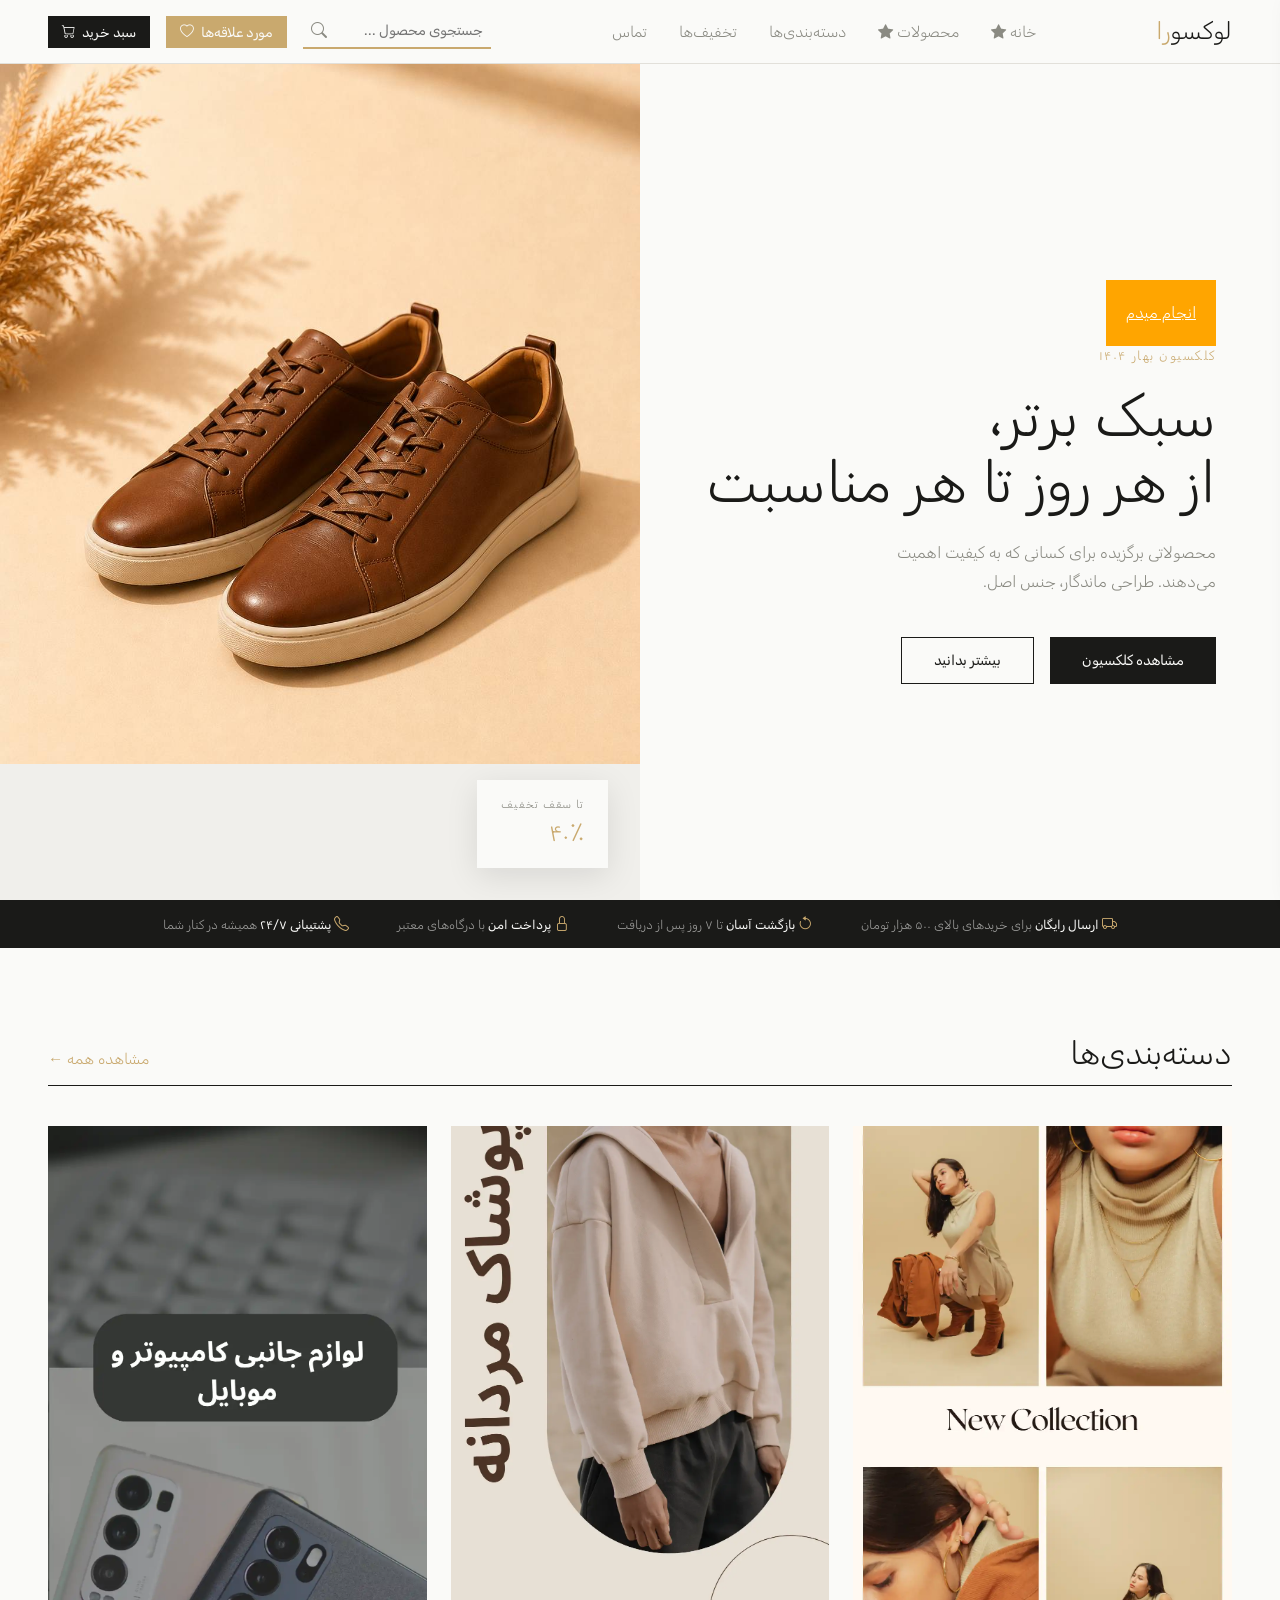
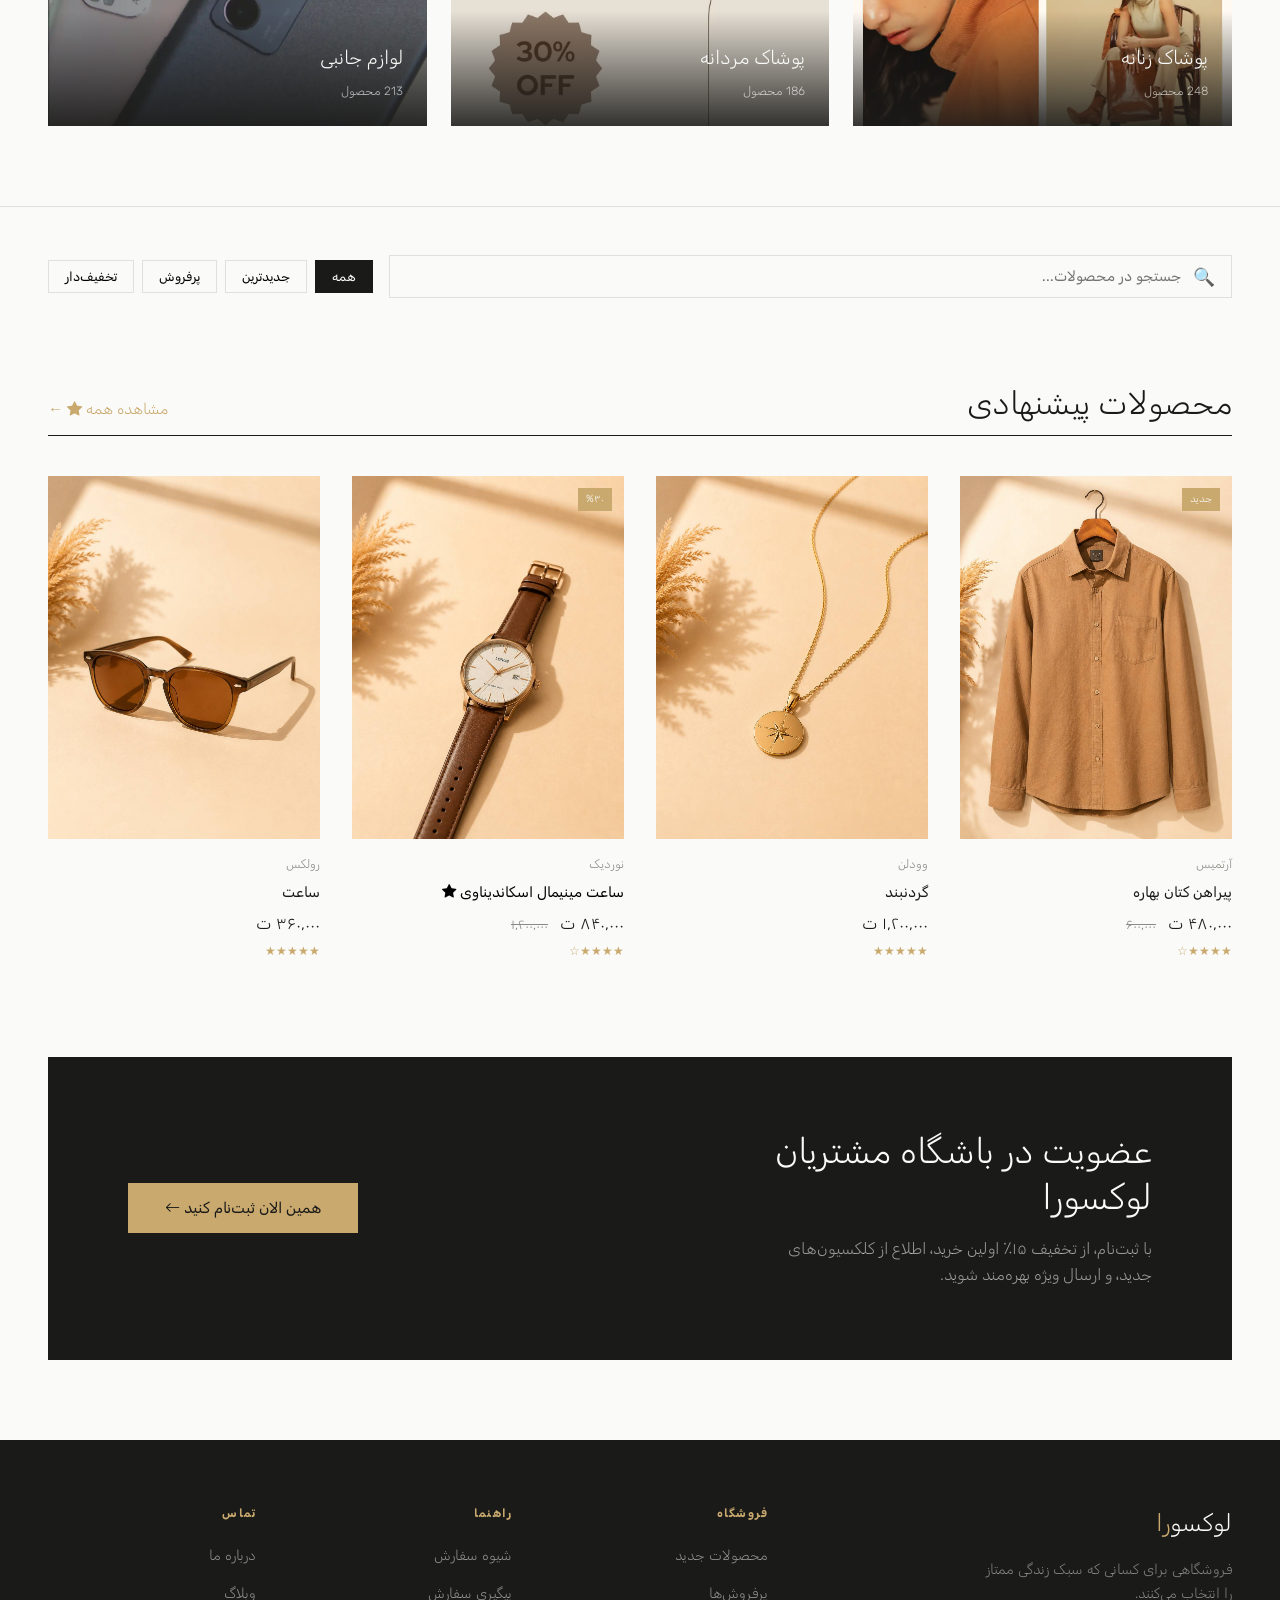
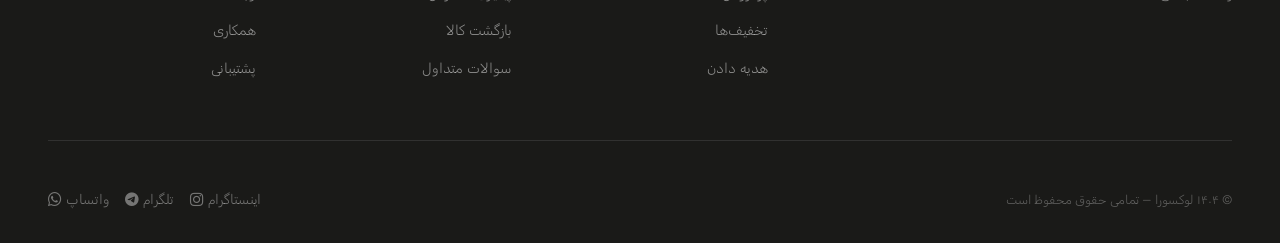
<file: index.html>
<!DOCTYPE html>
<html lang="fa" dir="rtl">
<head>
  <meta charset="UTF-8" />
  <meta name="viewport" content="width=device-width, initial-scale=1.0" />
  <title>لوکسورا — فروشگاه</title>
  <link rel="preconnect" href="https://fonts.googleapis.com" />
  <link rel="preconnect" href="https://fonts.gstatic.com" crossorigin />
  <link href="https://fonts.googleapis.com/css2?family=Rubik:ital,wght@0,300..900;1,300..900&family=Vazirmatn:wght@100..900&display=swap" rel="stylesheet" />
  <link rel="stylesheet" href="https://cdn.jsdelivr.net/npm/bootstrap-icons@1.13.1/font/bootstrap-icons.min.css" />
  <link rel="stylesheet" href="style.css" />
  <script src="jquery-3.3.1.min.js"></script>
</head>
<body>

<!-- MOBILE DRAWER OVERLAY -->
<div class="drawer-overlay" id="drawerOverlay"></div>

<!-- MOBILE DRAWER -->
<aside class="mobile-drawer" id="mobileDrawer">
  <div class="drawer-header">
    <a class="logo" href="#">لوکسو<span>را</span></a>
    <button class="drawer-close" id="drawerClose" aria-label="بستن منو">
      <i class="bi bi-x-lg"></i>
    </button>
  </div>

  <div class="drawer-search">
    <i class="bi bi-search"></i>
    <input type="search" placeholder="جستجوی محصول ..." />
  </div>

  <nav class="drawer-nav">
    <ul>
      <li><a href="index.html">خانه <i class="bi bi-star-fill"></i></a></li>
      <li><a href="index2.html">محصولات <i class="bi bi-star-fill"></i></a></li>
      <li class="has-sub">
        <a href="#" class="drawer-has-sub">
          دسته‌بندی‌ها
          <i class="bi bi-chevron-left toggle-icon"></i>
        </a>
        <ul class="drawer-sub">
          <li><a href="#">لباس</a></li>
          <li><a href="#">ادکلن</a></li>
          <li><a href="#">ساعت</a></li>
          <li><a href="#">اکسسوری</a></li>
          <li><a href="#">لباس بچه‌گانه</a></li>
          <li><a href="#">پر فروش‌ها</a></li>
        </ul>
      </li>
      <li><a href="#">تخفیف‌ها</a></li>
      <li><a href="#">تماس</a></li>
    </ul>
  </nav>

  <div class="drawer-actions">
    <button class="favorite">مورد علاقه‌ها <i class="bi bi-heart"></i></button>
    <button class="cart-btn">سبد خرید <i class="bi bi-cart"></i></button>
  </div>
</aside>

<!-- NAV -->
<nav>
  <button class="hamburger" id="hamburgerBtn" aria-label="باز کردن منو">
    <i class="bi bi-list"></i>
  </button>

  <a class="logo" href="#">لوکسو<span>را</span></a>

  <ul class="nav-links">
    <li><a href="index.html">خانه <i class="bi bi-star-fill"></i></a></li>
    <li><a href="index2.html">محصولات <i class="bi bi-star-fill"></i></a></li>
    <li class="has-sub">
      <a href="#">دسته‌بندی‌ها</a>
      <ul class="slide-down">
        <li><a href="#">لباس</a></li>
        <li><a href="#">ادکلن</a></li>
        <li><a href="#">ساعت</a></li>
        <li><a href="#">اکسسوری</a></li>
        <li><a href="#">لباس بچه‌گانه</a></li>
        <li><a href="#">پر فروش‌ها</a></li>
      </ul>
    </li>
    <li><a href="#">تخفیف‌ها</a></li>
    <li><a href="#">تماس</a></li>
  </ul>

  <div class="nav-actions">
    <div class="search-wrap">
      <input type="search" placeholder="جستجوی محصول ..." class="search" />
      <i class="bi bi-search"></i>
    </div>
    <button class="favorite">مورد علاقه‌ها <i class="bi bi-heart"></i></button>
    <button class="cart-btn">سبد خرید <i class="bi bi-cart"></i></button>
  </div>
</nav>

<!-- HERO -->
<section class="hero">
  <div class="hero-text">
    <a href="anjammidam.html" style="background-color: orange; color: white; width: fit-content; padding: 20px;">انجام میدم</a>
    <p class="eyebrow">کلکسیون بهار ۱۴۰۴</p>
    <h1 class="hero-title">سبک برتر،<br />از هر روز تا هر مناسبت</h1>
    <p class="hero-sub">محصولاتی برگزیده برای کسانی که به کیفیت اهمیت می‌دهند. طراحی ماندگار، جنس اصل.</p>
    <div class="hero-ctas">
      <button class="btn-primary">مشاهده کلکسیون</button>
      <button class="btn-outline">بیشتر بدانید</button>
    </div>
  </div>
  <div class="hero-img">
    <div class="hero-img-placeholder">
      <img src="IMG/shoes.jpg" alt="تصویر محصول" />
    </div>
    <div class="hero-badge">
      <div class="hero-badge-label">تا سقف تخفیف</div>
      <div class="hero-badge-val">۴۰٪</div>
    </div>
  </div>
</section>

<!-- STRIP -->
<div class="strip">
  <div><strong><i class="bi bi-truck"></i> ارسال رایگان</strong> <span>برای خریدهای بالای ۵۰۰ هزار تومان</span></div>
  <div><strong><i class="bi bi-arrow-counterclockwise"></i> بازگشت آسان</strong> <span>تا ۷ روز پس از دریافت</span></div>
  <div><strong><i class="bi bi-lock"></i> پرداخت امن</strong> <span>با درگاه‌های معتبر</span></div>
  <div><strong><i class="bi bi-telephone"></i> پشتیبانی ۲۴/۷</strong> <span>همیشه در کنار شما</span></div>
</div>

<!-- CATEGORIES -->
<section class="categories">
  <div class="section-header">
    <h2 class="section-title">دسته‌بندی‌ها</h2>
    <a class="see-all" href="#">مشاهده همه ←</a>
  </div>
  <div class="cat-grid">
    <div class="cat-card">
      <img src="IMG/Beige Collage New Collection Fashion Instagram Story.webp" alt="پوشاک زنانه" />
      <div class="cat-label">
        <span class="cat-name">پوشاک زنانه</span>
        <span class="cat-count">248 محصول</span>
      </div>
    </div>
    <div class="cat-card">
      <img src="IMG/Brown Minimalist Product New Arrival Instagram Story.webp" alt="پوشاک مردانه" />
      <div class="cat-label">
        <span class="cat-name">پوشاک مردانه</span>
        <span class="cat-count">186 محصول</span>
      </div>
    </div>
    <div class="cat-card">
      <img src="IMG/Your paragraph text.webp" alt="لوازم جانبی" />
      <div class="cat-label">
        <span class="cat-name">لوازم جانبی</span>
        <span class="cat-count">213 محصول</span>
      </div>
    </div>
  </div>
</section>

<!-- SEARCH & FILTERS -->
<div class="search-section">
  <div class="search-box">
    <span>🔍</span>
    <input type="text" placeholder="جستجو در محصولات..." />
  </div>
  <div class="filter-chips">
    <button class="chip active">همه</button>
    <button class="chip">جدیدترین</button>
    <button class="chip">پرفروش</button>
    <button class="chip">تخفیف‌دار</button>
  </div>
</div>

<!-- PRODUCTS -->
<section class="products">
  <div class="section-header">
    <h2 class="section-title">محصولات پیشنهادی</h2>
    <a class="see-all" href="index2.html">مشاهده همه <i class="bi bi-star-fill"></i> ←</a>
  </div>
  <div class="product-grid">

    <div class="product-card">
      <div class="product-img">
        <img src="IMG/shirt.jpg" alt="پیراهن کتان بهاره" />
        <span class="product-badge">جدید</span>
        <div class="product-actions">
          <button class="action-btn">افزودن به سبد</button>
          <button class="action-btn icon">♡</button>
        </div>
      </div>
      <p class="product-brand">آرتمیس</p>
      <p class="product-name">پیراهن کتان بهاره</p>
      <div class="product-price">
        <span class="price-now">۴۸۰,۰۰۰ ت</span>
        <span class="price-old">۶۰۰,۰۰۰</span>
      </div>
      <div class="stars">★★★★☆</div>
    </div>

    <div class="product-card">
      <div class="product-img">
        <img src="IMG/accessories.jpg" alt="گردنبند" />
        <div class="product-actions">
          <button class="action-btn">افزودن به سبد</button>
          <button class="action-btn icon">♡</button>
        </div>
      </div>
      <p class="product-brand">وودلن</p>
      <p class="product-name">گردنبند</p>
      <div class="product-price">
        <span class="price-now">۱,۲۰۰,۰۰۰ ت</span>
      </div>
      <div class="stars">★★★★★</div>
    </div>

    <div class="product-card">
      <div class="product-img">
        <img src="IMG/watch.jpg" alt="ساعت مینیمال" />
        <span class="product-badge">%۳۰</span>
        <div class="product-actions">
          <button class="action-btn">افزودن به سبد</button>
          <button class="action-btn icon">♡</button>
        </div>
      </div>
      <p class="product-brand">نوردیک</p>
      <a href="product.html" style="text-decoration: none; color: black;"><p class="product-name">ساعت مینیمال اسکاندیناوی <i class="bi bi-star-fill"></i></p></a>
      <div class="product-price">
        <span class="price-now">۸۴۰,۰۰۰ ت</span>
        <span class="price-old">۱,۲۰۰,۰۰۰</span>
      </div>
      <div class="stars">★★★★☆</div>
    </div>

    <div class="product-card">
      <div class="product-img">
        <img src="IMG/glasses.jpg" alt="ساعت رولکس" />
        <div class="product-actions">
          <button class="action-btn">افزودن به سبد</button>
          <button class="action-btn icon">♡</button>
        </div>
      </div>
      <p class="product-brand">رولکس</p>
      <p class="product-name">ساعت</p>
      <div class="product-price">
        <span class="price-now">۳۶۰,۰۰۰ ت</span>
      </div>
      <div class="stars">★★★★★</div>
    </div>

  </div>
</section>

<!-- BANNER -->
<div class="banner">
  <div class="banner-text">
    <h2 class="banner-title">عضویت در باشگاه مشتریان لوکسورا</h2>
    <p class="banner-sub">با ثبت‌نام، از تخفیف ۱۵٪ اولین خرید، اطلاع از کلکسیون‌های جدید، و ارسال ویژه بهره‌مند شوید.</p>
  </div>
  <button class="btn-gold">همین الان ثبت‌نام کنید <i class="bi bi-arrow-left"></i></button>
</div>

<!-- FOOTER -->
<footer>
  <div class="footer-top">
    <div class="footer-brand">
      <a class="logo" href="#">لوکسو<span>را</span></a>
      <p class="footer-desc">فروشگاهی برای کسانی که سبک زندگی ممتاز را انتخاب می‌کنند.</p>
    </div>
    <div class="footer-col">
      <h4>فروشگاه</h4>
      <ul>
        <li><a href="#">محصولات جدید</a></li>
        <li><a href="#">پرفروش‌ها</a></li>
        <li><a href="#">تخفیف‌ها</a></li>
        <li><a href="#">هدیه دادن</a></li>
      </ul>
    </div>
    <div class="footer-col">
      <h4>راهنما</h4>
      <ul>
        <li><a href="#">شیوه سفارش</a></li>
        <li><a href="#">پیگیری سفارش</a></li>
        <li><a href="#">بازگشت کالا</a></li>
        <li><a href="#">سوالات متداول</a></li>
      </ul>
    </div>
    <div class="footer-col">
      <h4>تماس</h4>
      <ul>
        <li><a href="#">درباره ما</a></li>
        <li><a href="#">وبلاگ</a></li>
        <li><a href="#">همکاری</a></li>
        <li><a href="#">پشتیبانی</a></li>
      </ul>
    </div>
  </div>
  <div class="footer-bottom">
    <span>© ۱۴۰۴ لوکسورا — تمامی حقوق محفوظ است</span>
    <div class="social-links">
      <a href="#">اینستاگرام <i class="bi bi-instagram"></i></a>
      <a href="#">تلگرام <i class="bi bi-telegram"></i></a>
      <a href="#">واتساپ <i class="bi bi-whatsapp"></i></a>
    </div>
  </div>
</footer>

<script src="index.js"></script>
<script>  alert("برای دبدن باقی صفحات رو المان های ستاره دار کلیک کنید")</script>
</body>
</html>
</file>
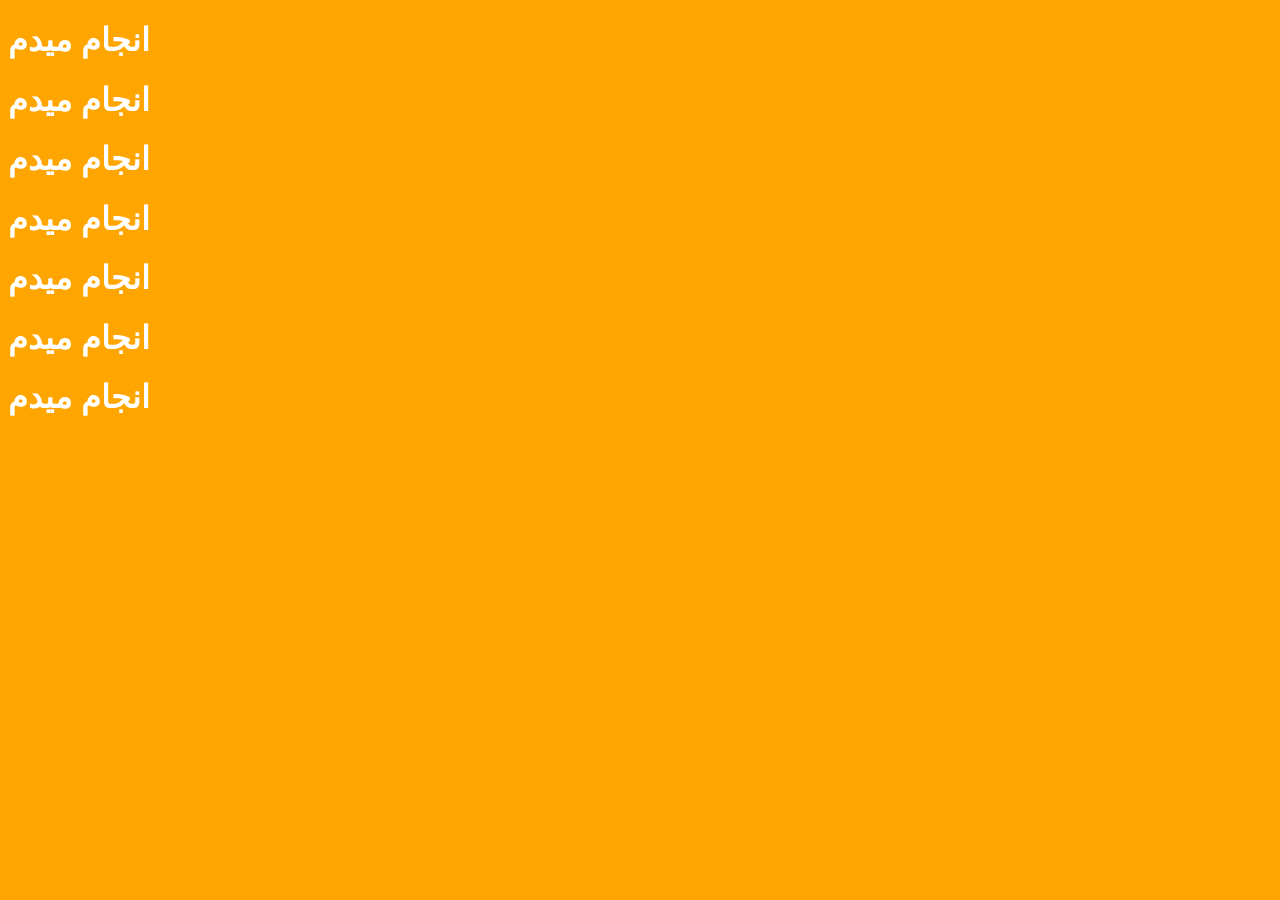
<file: anjammidam.html>
<!DOCTYPE html>
<html lang="en">
<head>
    <meta charset="UTF-8">
    <meta name="viewport" content="width=device-width, initial-scale=1.0">
    <title>anjammidam</title>
</head>
<body style="background-color: orange;">
    <h1 style="color: white; font-family: sans-serif;">انجام میدم</h1>
<h1 style="color: white; font-family: sans-serif;">انجام میدم</h1>
<h1 style="color: white; font-family: sans-serif;">انجام میدم</h1>
<h1 style="color: white; font-family: sans-serif;">انجام میدم</h1>
<h1 style="color: white; font-family: sans-serif;">انجام میدم</h1>
<h1 style="color: white; font-family: sans-serif;">انجام میدم</h1>
<h1 style="color: white; font-family: sans-serif;">انجام میدم</h1>
</body>
</html>
</file>
<file: style.css>
*, *::before, *::after { box-sizing: border-box; margin: 0; padding: 0; }

:root {
  --black:   #1a1a18;
  --white:   #fafaf8;
  --gold:    #c9a96e;
  --gold-lt: #e8d5b0;
  --gray:    #8a8a82;
  --gray-lt: #f0efeb;
  --border:  #e2e0da;
}

html { font-size: 16px; scroll-behavior: smooth; }

body {
  background: var(--white);
  color: var(--black);
  font-weight: 300;
  line-height: 1.6;
  font-family: "Rubik", sans-serif;
}


/* ════════════════════════════
   MOBILE DRAWER
════════════════════════════ */

.drawer-overlay {
  display: none;
  position: fixed;
  inset: 0;
  background: rgba(0, 0, 0, 0.45);
  z-index: 400;
  opacity: 0;
  transition: opacity 0.3s ease;
}

.drawer-overlay.open {
  display: block;
  opacity: 1;
}

.mobile-drawer {
  position: fixed;
  top: 0;
  right: -320px;
  width: 300px;
  height: 100%;
  background: var(--white);
  z-index: 500;
  transition: right 0.35s ease;
  display: flex;
  flex-direction: column;
  box-shadow: -4px 0 24px rgba(0, 0, 0, 0.15);
  overflow-y: auto;
}

.mobile-drawer.open {
  right: 0;
}

.drawer-header {
  display: flex;
  align-items: center;
  justify-content: space-between;
  padding: 1.25rem 1.5rem;
  border-bottom: 1px solid var(--border);
}

.drawer-close {
  background: none;
  border: none;
  cursor: pointer;
  font-size: 1.4rem;
  color: var(--black);
  line-height: 1;
  padding: 4px;
}

.drawer-search {
  display: flex;
  align-items: center;
  gap: 0.75rem;
  margin: 1.25rem 1.5rem;
  border: 1px solid var(--border);
  padding: 0.6rem 1rem;
}

.drawer-search i { color: var(--gray); font-size: 1rem; }

.drawer-search input {
  border: none;
  outline: none;
  background: transparent;
  font-family: "Rubik", sans-serif;
  font-size: 0.875rem;
  width: 100%;
  color: var(--black);
}

.drawer-nav { flex: 1;
display: block;
}

.drawer-nav ul { list-style: none;
display: flex;
flex-direction: column;
gap: 9vw;
}


.drawer-nav > ul > li > a {
  display: flex;
  justify-content:center;
  padding: 0.9rem 1.5rem;
  text-decoration: none;
  color: var(--black);
  font-size: 0.95rem;
  transition: color 0.2s;
}

.drawer-nav > ul > li > a:hover { color: var(--gold); }

.toggle-icon {
  font-size: 0.75rem;
  transition: transform 0.3s ease;
}

.has-sub.sub-open .toggle-icon {
  transform: rotate(-90deg);
}

.drawer-sub {
  display: none;
  list-style: none;
  background: var(--gray-lt);
  padding: 0.25rem 0;
}

.drawer-sub li { border-bottom: 1px solid var(--border); }
.drawer-sub li:last-child { border-bottom: none; }

.drawer-sub a {
  display: block;
  padding: 0.65rem 2rem;
  text-decoration: none;
  color: var(--gray);
  font-size: 0.875rem;
  transition: color 0.2s;
}

.drawer-sub a:hover { color: var(--gold); }

.drawer-actions {
  padding: 1.25rem 1.5rem;
  border-top: 1px solid var(--border);
  display: flex;
  flex-direction: column;
  gap: 0.75rem;
}

.drawer-actions .favorite {
  background: var(--gold);
  color: var(--white);
  border: none;
  padding: 11px 16px;
  font-family: "Rubik", sans-serif;
  font-size: 0.9rem;
  cursor: pointer;
  display: flex;
  align-items: center;
  justify-content: center;
  gap: 0.5rem;
}

.drawer-actions .cart-btn {
  background: var(--black);
  color: var(--white);
  border: none;
  padding: 11px 16px;
  font-family: "Rubik", sans-serif;
  font-size: 0.9rem;
  cursor: pointer;
  display: flex;
  align-items: center;
  justify-content: center;
  gap: 0.5rem;
}


/* ════════════════════════════
   NAV
════════════════════════════ */

nav {
  position: sticky;
  top: 0;
  z-index: 100;
  background: var(--white);
  border-bottom: 1px solid var(--border);
  padding: 0 3rem;
  display: flex;
  align-items: center;
  justify-content: space-between;
  height: 64px;
  gap: 1.5rem;
}

.hamburger {
  display: none;
  background: none;
  border: none;
  cursor: pointer;
  font-size: 1.75rem;
  color: var(--gold);
  line-height: 1;
  padding: 4px;
  flex-shrink: 0;
}

.logo {
  font-size: 1.5rem;
  color: var(--black);
  text-decoration: none;
  flex-shrink: 0;
}

.logo span { color: var(--gold); }

.nav-links {
  display: flex;
  gap: 2rem;
  list-style: none;
  align-items: center;
}

.nav-links li { position: relative; }

.nav-links a {
  text-decoration: none;
  color: var(--gray);
  font-size: 0.95rem;
  font-weight: 300;
  transition: color 0.2s;
  white-space: nowrap;
}

.nav-links a:hover { color: var(--black); }

.slide-down {
  display: none;
  position: absolute;
  top: 100%;
  right: 0;
  background: var(--white);
  min-width: 160px;
  box-shadow: 0 8px 20px rgba(0, 0, 0, 0.12);
  z-index: 200;
  padding: 8px 0;
  list-style: none;
  border-top: 2px solid var(--gold);
}

.slide-down li { border-bottom: 1px solid var(--border); }
.slide-down li:last-child { border-bottom: none; }

.slide-down a {
  display: block;
  padding: 0.6rem 1rem;
  color: var(--black);
  font-size: 0.875rem;
  transition: background 0.15s, color 0.15s;
}

.slide-down a:hover {
  background: var(--gray-lt);
  color: var(--gold);
}

.nav-actions {
  display: flex;
  gap: 1rem;
  align-items: center;
  flex-shrink: 0;
}

.search-wrap {
  display: flex;
  align-items: center;
  gap: 0.4rem;
  border-bottom: 2px solid var(--gold);
  padding: 4px 8px;
}

.search-wrap .search {
  background: transparent;
  border: none;
  outline: none;
  font-family: "Rubik", sans-serif;
  font-size: 0.875rem;
  width: 150px;
  color: var(--black);
}

.search-wrap .bi-search { color: var(--gray); font-size: 1rem; }

.nav-actions .favorite {
  background: var(--gold);
  color: var(--white);
  border: none;
  padding: 8px 14px;
  font-family: "Rubik", sans-serif;
  font-size: 0.85rem;
  cursor: pointer;
  display: flex;
  align-items: center;
  gap: 0.4rem;
  white-space: nowrap;
  transition: opacity 0.2s;
}

.nav-actions .favorite:hover { opacity: 0.85; }

.nav-actions .cart-btn {
  background: var(--black);
  color: var(--white);
  border: none;
  padding: 8px 14px;
  font-family: "Rubik", sans-serif;
  font-size: 0.85rem;
  cursor: pointer;
  display: flex;
  align-items: center;
  gap: 0.4rem;
  white-space: nowrap;
  transition: opacity 0.2s;
}

.nav-actions .cart-btn:hover { opacity: 0.8; }


/* ════════════════════════════
   HERO
════════════════════════════ */

.hero {
  display: grid;
  grid-template-columns: 1fr 1fr;
  min-height: calc(100vh - 64px);
}

.hero-text {
  padding: 6rem 4rem;
  display: flex;
  flex-direction: column;
  justify-content: center;
}

.eyebrow {
  font-size: 0.8rem;
  color: var(--gold);
  letter-spacing: 0.12em;
  text-transform: uppercase;
  margin-bottom: 1rem;
}

.hero-title {
  font-size: clamp(2.4rem, 4.5vw, 3.8rem);
  line-height: 1.15;
  font-weight: 300;
  color: var(--black);
  margin-bottom: 1.5rem;
}

.hero-sub {
  color: var(--gray);
  font-size: 1rem;
  max-width: 38ch;
  margin-bottom: 2.5rem;
  line-height: 1.8;
}

.hero-ctas {
  display: flex;
  gap: 1rem;
  flex-wrap: wrap;
}

.btn-primary {
  background: var(--black);
  color: var(--white);
  border: none;
  padding: 14px 32px;
  font-size: 0.875rem;
  font-family: "Rubik", sans-serif;
  cursor: pointer;
  transition: background 0.2s, transform 0.15s;
}

.btn-primary:hover { background: var(--gold); transform: translateY(-1px); }

.btn-outline {
  background: none;
  color: var(--black);
  border: 1px solid var(--black);
  padding: 14px 32px;
  font-size: 0.875rem;
  font-family: "Rubik", sans-serif;
  cursor: pointer;
  transition: border-color 0.2s, color 0.2s;
}

.btn-outline:hover { border-color: var(--gold); color: var(--gold); }

.hero-img {
  background: var(--gray-lt);
  overflow: hidden;
  position: relative;
}

.hero-img-placeholder {
  width: 100%;
  height: 700px;
  overflow: hidden;
}

.hero-img-placeholder img {
  width: 100%;
  height: 100%;
  object-fit: cover;
}

.hero-badge {
  position: absolute;
  bottom: 2rem;
  right: 2rem;
  background: var(--white);
  padding: 1rem 1.5rem;
  box-shadow: 0 8px 32px rgba(0, 0, 0, 0.1);
}

.hero-badge-label {
  font-size: 0.7rem;
  color: var(--gray);
  text-transform: uppercase;
  letter-spacing: 0.08em;
}

.hero-badge-val {
  font-size: 1.5rem;
  color: var(--gold);
}


/* ════════════════════════════
   STRIP
════════════════════════════ */

.strip {
  background: var(--black);
  color: var(--white);
  padding: 0.75rem 3rem;
  display: flex;
  justify-content: center;
  gap: 3rem;
  font-size: 0.78rem;
  flex-wrap: wrap;
}

.strip i { color: var(--gold); font-size: 15px; }
.strip span { opacity: 0.6; }
.strip strong { opacity: 1; font-weight: 400; }


/* ════════════════════════════
   SECTION HEADER
════════════════════════════ */

.section-header {
  display: flex;
  align-items: baseline;
  justify-content: space-between;
  margin-bottom: 2.5rem;
  border-bottom: 1px solid var(--black);
  padding-bottom: 6px;
}

.section-title { font-size: 2rem; font-weight: 300; }

.see-all {
  font-size: 0.95rem;
  color: var(--gold);
  text-decoration: none;
  transition: transform 0.25s ease;
  display: inline-block;
}

.see-all:hover { transform: translateX(-6px); }


/* ════════════════════════════
   CATEGORIES
════════════════════════════ */

.categories { padding: 5rem 3rem; }

.cat-grid {
  display: grid;
  grid-template-columns: repeat(3, 1fr);
  gap: 1.5rem;
}

.cat-card {
  position: relative;
  overflow: hidden;
  cursor: pointer;
  height: 600px;
}

.cat-card img {
  width: 100%;
  height: 100%;
  object-fit: cover;
  transition: transform 0.4s ease;
}

.cat-card:hover img { transform: scale(1.04); }

.cat-label {
  position: absolute;
  bottom: 0;
  left: 0;
  right: 0;
  padding: 2rem 1.5rem 1.5rem;
  background: linear-gradient(to top, rgba(26, 26, 24, 0.88), transparent);
  color: var(--white);
}

.cat-name { font-size: 1.2rem; display: block; margin-bottom: 0.2rem; }
.cat-count { font-size: 0.75rem; opacity: 0.7; }


/* ════════════════════════════
   SEARCH & FILTERS
════════════════════════════ */

.search-section {
  padding: 3rem 3rem 2rem;
  display: flex;
  gap: 1rem;
  align-items: center;
  border-top: 1px solid var(--border);
  flex-wrap: wrap;
}

.search-box {
  flex: 1;
  min-width: 200px;
  display: flex;
  align-items: center;
  border: 1px solid var(--border);
  background: var(--white);
  padding: 0 1rem;
  gap: 0.75rem;
}

.search-box input {
  flex: 1;
  border: none;
  outline: none;
  padding: 12px 0;
  font-size: 0.9rem;
  color: var(--black);
  background: transparent;
  font-family: "Rubik", sans-serif;
}

.search-box span { color: var(--gray); font-size: 1.1rem; }

.filter-chips { display: flex; gap: 0.5rem; flex-wrap: wrap; }

.chip {
  border: 1px solid var(--border);
  background: none;
  padding: 8px 16px;
  font-size: 0.8rem;
  cursor: pointer;
  transition: all 0.15s;
  font-family: "Rubik", sans-serif;
}

.chip:hover, .chip.active {
  background: var(--black);
  color: var(--white);
  border-color: var(--black);
}


/* ════════════════════════════
   PRODUCTS
════════════════════════════ */

.products { padding: 3rem 3rem 6rem; }

.product-grid {
  display: grid;
  grid-template-columns: repeat(4, 1fr);
  gap: 2rem;
}

.product-card { cursor: pointer; }

.product-img {
  position: relative;
  aspect-ratio: 3/4;
  background: var(--gray-lt);
  overflow: hidden;
  margin-bottom: 1rem;
}

.product-img img {
  width: 100%;
  height: 100%;
  object-fit: cover;
  transition: transform 0.4s ease;
}

.product-card:hover .product-img img { transform: scale(1.04); }

.product-badge {
  position: absolute;
  top: 0.75rem;
  right: 0.75rem;
  background: var(--gold);
  color: var(--white);
  font-size: 0.65rem;
  padding: 3px 8px;
}

.product-actions {
  position: absolute;
  bottom: -56px;
  left: 0;
  right: 0;
  display: flex;
  gap: 8px;
  padding: 0 0.75rem 0.75rem;
  transition: bottom 0.3s ease;
}

.product-card:hover .product-actions { bottom: 0; }

.action-btn {
  flex: 1;
  background: var(--black);
  color: var(--white);
  border: none;
  padding: 10px;
  font-size: 0.75rem;
  font-family: "Rubik", sans-serif;
  cursor: pointer;
  transition: background 0.2s;
}

.action-btn:hover { background: var(--gold); }
.action-btn.icon { flex: 0 0 40px; font-size: 1rem; }

.product-brand {
  font-size: 0.75rem;
  color: var(--gray);
  text-transform: uppercase;
  margin-bottom: 0.4rem;
}

.product-name {
  font-size: 0.9rem;
  margin-bottom: 0.4rem;
  font-weight: 400;
}

.product-price {
  display: flex;
  align-items: baseline;
  gap: 0.75rem;
  flex-wrap: wrap;
}

.price-now { font-size: 1.05rem; }
.price-old { font-size: 0.85rem; color: var(--gray); text-decoration: line-through; }
.stars { color: var(--gold); font-size: 0.75rem; margin-top: 0.3rem; }


/* ════════════════════════════
   BANNER
════════════════════════════ */

.banner {
  margin: 0 3rem 5rem;
  background: var(--black);
  color: var(--white);
  padding: 4.5rem 5rem;
  display: flex;
  justify-content: space-between;
  align-items: center;
  gap: 2rem;
  flex-wrap: wrap;
}

.banner-title {
  font-size: 2.2rem;
  font-weight: 300;
  max-width: 20ch;
  margin-bottom: 1rem;
  line-height: 1.3;
}

.banner-sub { color: rgba(255, 255, 255, 0.55); max-width: 38ch; }

.btn-gold {
  background: var(--gold);
  color: var(--black);
  border: 1px solid transparent;
  padding: 15px 36px;
  font-size: 0.95rem;
  font-family: "Rubik", sans-serif;
  cursor: pointer;
  transition: all 0.25s ease;
  white-space: nowrap;
}

.btn-gold:hover {
  border-color: var(--gold);
  background: transparent;
  color: var(--white);
}


/* ════════════════════════════
   FOOTER
════════════════════════════ */

footer {
  background: var(--black);
  color: var(--white);
  padding: 4rem 3rem 2rem;
}

.footer-top {
  display: grid;
  grid-template-columns: 2fr 1fr 1fr 1fr;
  gap: 3rem;
  margin-bottom: 3rem;
  padding-bottom: 3rem;
  border-bottom: 1px solid rgba(255, 255, 255, 0.1);
}

.footer-brand .logo { color: var(--white); }
.footer-brand .logo span { color: var(--gold); }

.footer-desc {
  color: rgba(255, 255, 255, 0.45);
  font-size: 0.875rem;
  margin-top: 1rem;
  max-width: 28ch;
  line-height: 1.7;
}

.footer-col h4 {
  font-size: 0.72rem;
  text-transform: uppercase;
  color: var(--gold);
  letter-spacing: 0.1em;
  margin-bottom: 1.25rem;
}

.footer-col ul { list-style: none; }
.footer-col li { margin-bottom: 0.75rem; }

.footer-col a {
  color: rgba(255, 255, 255, 0.5);
  text-decoration: none;
  font-size: 0.875rem;
  transition: color 0.2s;
}

.footer-col a:hover { color: var(--white); }

.footer-bottom {
  display: flex;
  justify-content: space-between;
  align-items: center;
  color: rgba(255, 255, 255, 0.3);
  font-size: 0.78rem;
  flex-wrap: wrap;
  gap: 1rem;
}

.social-links { display: flex; gap: 1rem; }

.social-links a {
  color: rgba(255, 255, 255, 0.4);
  text-decoration: none;
  font-size: 0.85rem;
  transition: color 0.2s;
}

.social-links a:hover { color: var(--gold); }


/* ════════════════════════════
   RESPONSIVE — TABLET (≤1100px)
════════════════════════════ */

@media (max-width: 1100px) {
  nav { padding: 0 2rem; gap: 5rem; }

  .search-wrap .search { width: 110px; }

  .nav-actions .favorite span,
  .nav-actions .cart-btn span { display: none; }

  .product-grid { grid-template-columns: repeat(3, 1fr); }

  .cat-card { height: 480px; }

}


/* ════════════════════════════
   RESPONSIVE — MOBILE (≤900px)
════════════════════════════ */

@media (max-width: 900px) {

  /* NAV */
  nav {
    height: 100vw;
    align-items:flex-start;
    justify-content:space-between;
  }

  .hamburger { display: flex; }

  .logo {
    text-align: center;
    font-size: 1.3rem;
  }

  /* فضای خالی سمت چپ برای تراز بودن لوگو */
  nav::after {
    content: '';
    width: 40px;
    flex-shrink: 0;
  }

  .nav-links { display: none; }
  .nav-actions { display: none; }

  /* HERO */
  .hero {
    grid-template-columns: 1fr;
    min-height: auto;
  }

  .hero-img { display: none; }

  .hero-text {
    padding: 3.5rem 1.5rem;
    text-align: center;
    align-items: center;
  }

  .hero-sub { max-width: 100%; }

  .hero-ctas { justify-content: center; }

  /* STRIP */
  .strip {
    padding: 0.75rem 1.5rem;
    gap: 1.25rem;
    font-size: 0.72rem;
    justify-content: center;
  }

  /* CATEGORIES */
  .categories { padding: 3rem 1.5rem; }

  .cat-grid {
    grid-template-columns: 1fr 1fr;
    gap: 1rem;
  }

  .cat-card { height: 360px; }

  .section-title { font-size: 1.5rem; }

  /* PRODUCTS */
  .products { padding: 2rem 1.5rem 4rem; }

  .product-grid {
    grid-template-columns: repeat(2, 1fr);
    gap: 1.25rem;
  }

  /* SEARCH */
  .search-section {
    padding: 2rem 1.5rem;
    flex-direction: column;
    align-items: stretch;
  }

  .filter-chips { justify-content: center; }

  /* BANNER */
  .banner {
    margin: 0 1.5rem 3rem;
    padding: 2.5rem 1.5rem;
    flex-direction: column;
    text-align: center;
  }

  .banner-title { font-size: 1.8rem; max-width: 100%; }
  .banner-sub { max-width: 100%; }

  /* FOOTER */
  .footer-top {
    grid-template-columns: 1fr 1fr;
    gap: 2rem;
  }

  .footer-bottom { flex-direction: column; text-align: center; }
  .social-links { justify-content: center; }
}


/* ════════════════════════════
   RESPONSIVE — SMALL MOBILE (≤600px)
════════════════════════════ */

@media (max-width: 600px) {

  nav { padding: 0 1rem; height: 56px; }
  .logo { font-size: 1.15rem; }

  /* HERO */
  .hero-text { padding: 2.5rem 1rem; }
  .hero-title { font-size: 1.9rem; }
  .hero-sub { font-size: 0.9rem; }

  .hero-ctas { flex-direction: column; width: 100%; }

  .btn-primary,
  .btn-outline {
    width: 100%;
    text-align: center;
    padding: 12px 20px;
    font-size: 0.85rem;
  }

  /* STRIP */
  .strip {
    flex-direction: column;
    align-items: center;
    gap: 0.75rem;
    padding: 1rem;
    font-size: 0.75rem;
  }

  /* CATEGORIES */
  .categories { padding: 2rem 1rem; }

  .section-header {
    flex-direction: column;
    align-items: flex-start;
    gap: 0.4rem;
  }

  .cat-grid { grid-template-columns: 1fr; gap: 0.75rem; }
  .cat-card { height: 280px; }
  .section-title { font-size: 1.3rem; }

  /* PRODUCTS */
  .products { padding: 1.5rem 1rem 3rem; }
  .product-grid { grid-template-columns: 1fr; gap: 1.5rem; }
  .product-img { aspect-ratio: 4/5; }

  /* در موبایل کوچک، دکمه‌های محصول همیشه نمایش */
  .product-actions { bottom: 0; }

  /* SEARCH */
  .search-section { padding: 1.5rem 1rem; }
  .chip { padding: 6px 12px; font-size: 0.75rem; }

  /* BANNER */
  .banner {
    margin: 0 1rem 2.5rem;
    padding: 2rem 1rem;
  }

  .banner-title { font-size: 1.4rem; }
  .banner-sub { font-size: 0.85rem; }

  .btn-gold {
    width: 100%;
    text-align: center;
    padding: 13px 24px;
    font-size: 0.9rem;
  }

  /* FOOTER */
  footer { padding: 2.5rem 1rem 1.5rem; }

  .footer-top {
    grid-template-columns: 1fr;
    gap: 1.5rem;
    margin-bottom: 2rem;
    padding-bottom: 2rem;
  }

  .footer-desc { font-size: 0.8rem; }
  .footer-col li { margin-bottom: 0.5rem; }
  .footer-col a { font-size: 0.8rem; }
  .footer-bottom { font-size: 0.72rem; }
}


/* ════════════════════════════
   RESPONSIVE — XS MOBILE (≤400px)
════════════════════════════ */

@media (max-width: 400px) {
  .hero-title { font-size: 1.6rem; }
  .cat-card { height: 240px; }
  .banner-title { font-size: 1.2rem; }
}


/* ════════════════════════════
   REDUCED MOTION
════════════════════════════ */

@media (prefers-reduced-motion: reduce) {
  *, *::before, *::after {
    transition: none !important;
    animation: none !important;
  }
}
</file>
